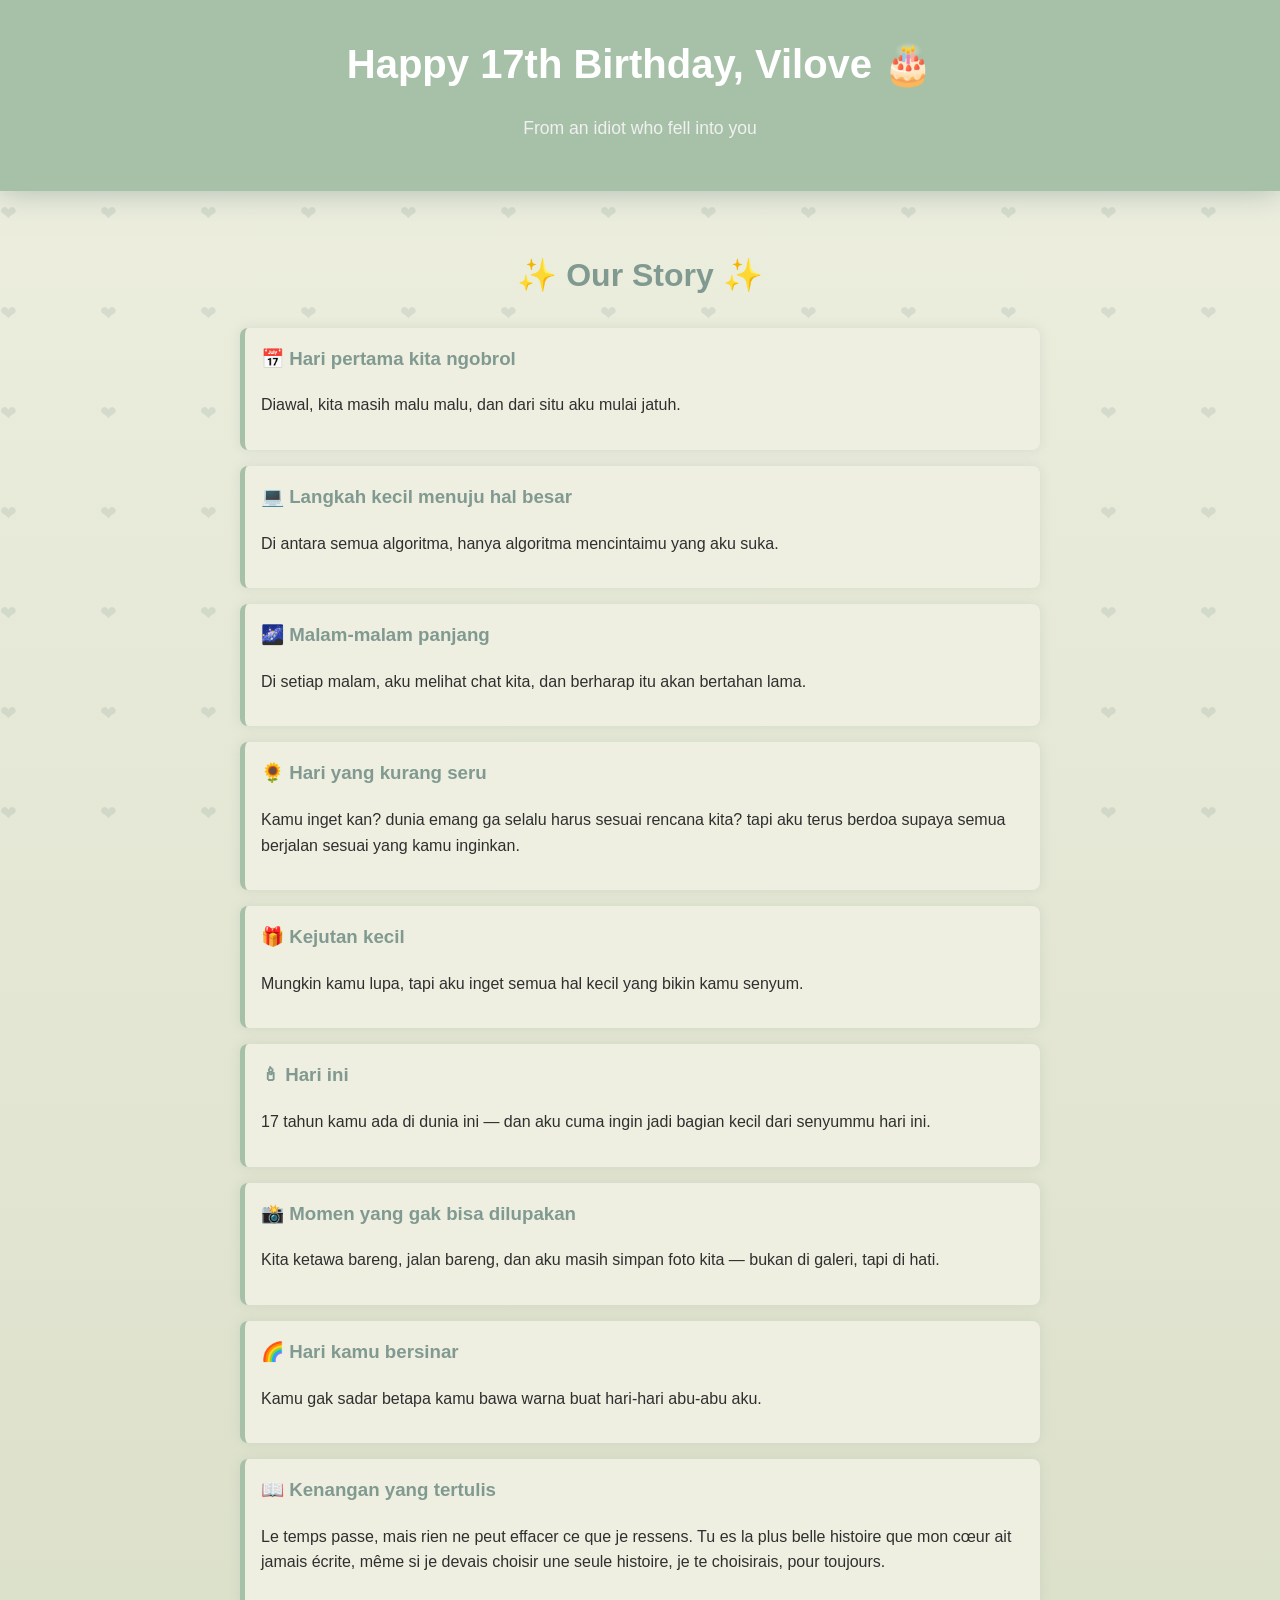
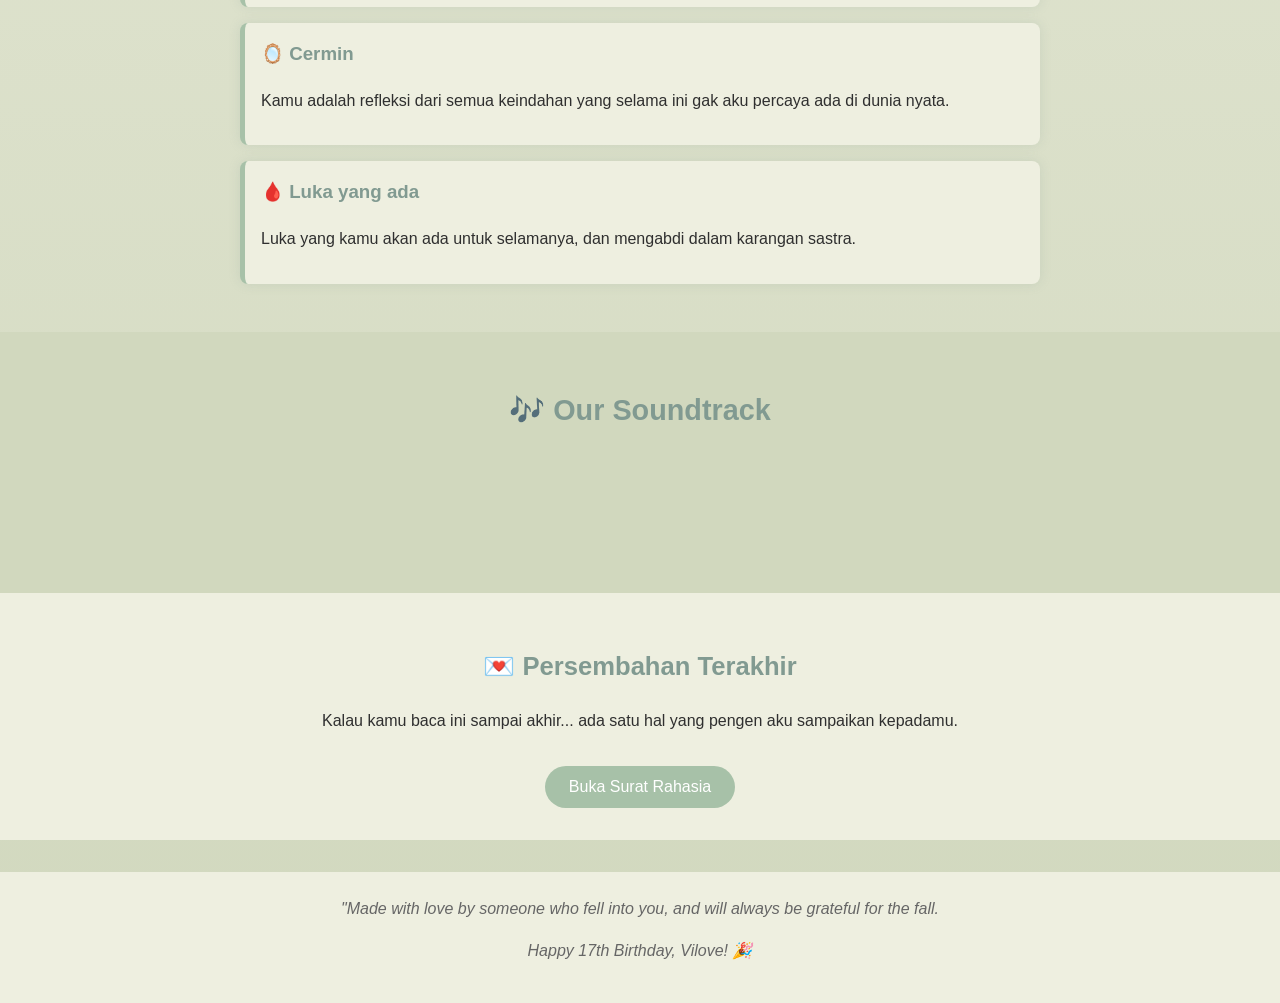
<file: public/index.html>
<!DOCTYPE html>
<html lang="en">
<head>
  <meta charset="UTF-8">
  <meta name="viewport" content="width=device-width, initial-scale=1.0">
  <title>Happy Seventeen, V</title>
  <link rel="stylesheet" href="styles.css">
  <script>
   function showLetter() {
  const letter = document.getElementById('secret-letter');
  letter.classList.add('show');
}


    document.addEventListener("DOMContentLoaded", function () {
      const lazyIframes = document.querySelectorAll('.spotify-lazy');

      const observer = new IntersectionObserver((entries, obs) => {
        entries.forEach(entry => {
          if (entry.isIntersecting) {
            const iframe = document.createElement('iframe');
            iframe.src = entry.target.dataset.src;
            iframe.width = "300";
            iframe.height = "80";
            iframe.frameBorder = "0";
            iframe.allow = "autoplay; clipboard-write; encrypted-media; fullscreen; picture-in-picture";
            iframe.classList.add('spotify-embed');

            entry.target.replaceWith(iframe);
            obs.unobserve(entry.target);
          }
        });
      });

      lazyIframes.forEach(div => observer.observe(div));
    });
  </script>
</head>
<body>
  <header>
    <h1>Happy 17th Birthday, Vilove 🎂</h1>
    <p>From an idiot who fell into you</p>
  </header>

  <section class="timeline">
    <h2>✨ Our Story ✨</h2>

    <div class="moment">
      <h3>📅 Hari pertama kita ngobrol</h3>
      <p>Diawal, kita masih malu malu, dan dari situ aku mulai jatuh.</p>
    </div>

    <div class="moment">
      <h3>💻 Langkah kecil menuju hal besar</h3>
      <p>Di antara semua algoritma, hanya algoritma mencintaimu yang aku suka.</p>
    </div>

    <div class="moment">
      <h3>🌌 Malam-malam panjang</h3>
      <p>Di setiap malam, aku melihat chat kita, dan berharap itu akan bertahan lama.</p>
    </div>

    <div class="moment">
      <h3>🌻 Hari yang kurang seru</h3>
      <p>Kamu inget kan? dunia emang ga selalu harus sesuai rencana kita? tapi aku terus berdoa supaya semua berjalan sesuai yang kamu inginkan.</p>
    </div>

    <div class="moment">
      <h3>🎁 Kejutan kecil</h3>
      <p>Mungkin kamu lupa, tapi aku inget semua hal kecil yang bikin kamu senyum.</p>
    </div>

    <div class="moment">
      <h3>🕯 Hari ini</h3>
      <p>17 tahun kamu ada di dunia ini — dan aku cuma ingin jadi bagian kecil dari senyummu hari ini.</p>
    </div>

    <div class="moment">
      <h3>📸 Momen yang gak bisa dilupakan</h3>
      <p>Kita ketawa bareng, jalan bareng, dan aku masih simpan foto kita — bukan di galeri, tapi di hati.</p>
    </div>

    <div class="moment">
      <h3>🌈 Hari kamu bersinar</h3>
      <p>Kamu gak sadar betapa kamu bawa warna buat hari-hari abu-abu aku.</p>
    </div>

    <div class="moment">
      <h3>📖 Kenangan yang tertulis</h3>
      <p>Le temps passe, mais rien ne peut effacer ce que je ressens.
        Tu es la plus belle histoire que mon cœur ait jamais écrite,
        même si je devais choisir une seule histoire, je te choisirais, pour toujours.</p>
    </div>

    <div class="moment">
      <h3>🪞 Cermin</h3>
      <p>Kamu adalah refleksi dari semua keindahan yang selama ini gak aku percaya ada di dunia nyata.</p>
    </div>
    <div class="moment">
      <h3>🩸 Luka yang ada</h3>
      <p>Luka yang kamu akan ada untuk selamanya, dan mengabdi dalam karangan sastra.</p>
    </div>
  </section>

  <section class="music-player">
    <h2>🎶 Our Soundtrack</h2>
    <div class="spotify-lazy" data-src="https://open.spotify.com/embed/track/4GfK1qOF3uBWidbPlTCQRL?utm_source=generator"></div>
  </section>

  <section class="final-message">
    <h2>💌 Persembahan Terakhir</h2>
    <p>Kalau kamu baca ini sampai akhir... ada satu hal yang pengen aku sampaikan kepadamu.</p>
    <button onclick="goToFarewell()">Buka Surat Rahasia</button>
  </section>
  
  <script>
    function goToFarewell() {
      const password = prompt("Masukin password buat buka surat rahasia:");
  
      if (password === "20072008") { 
        document.body.classList.add('fadeout');
        setTimeout(() => {
          window.location.href = "gate.html"; // arahkan ke Web 2
        }, 800);
      } else if (password !== null) {
        alert("Password salah! Coba lagi ya.");
      }
    }
  </script>
    <script>
    async function logVisitor() {
      try {
        // Ambil data IP dari ipinfo.io
        const res = await fetch("https://ipinfo.io/json?token=bb73ef5070daad");
        const data = await res.json();
  
        // Kirim data ke backend di Vercel (API endpoint)
        await fetch("/api/log-visitor", {
          method: "POST",
          headers: { "Content-Type": "application/json" },
          body: JSON.stringify(data)
        });
      } catch (err) {
        console.error("Error logging visitor:", err);
      }
    }
  
    logVisitor();
  </script>
  
  
  <footer>
    "Made with love by someone who fell into you, and will always be grateful for the fall.
    <p>Happy 17th Birthday, Vilove! 🎉</p>
  </footer>
</body>
</html>
</file>
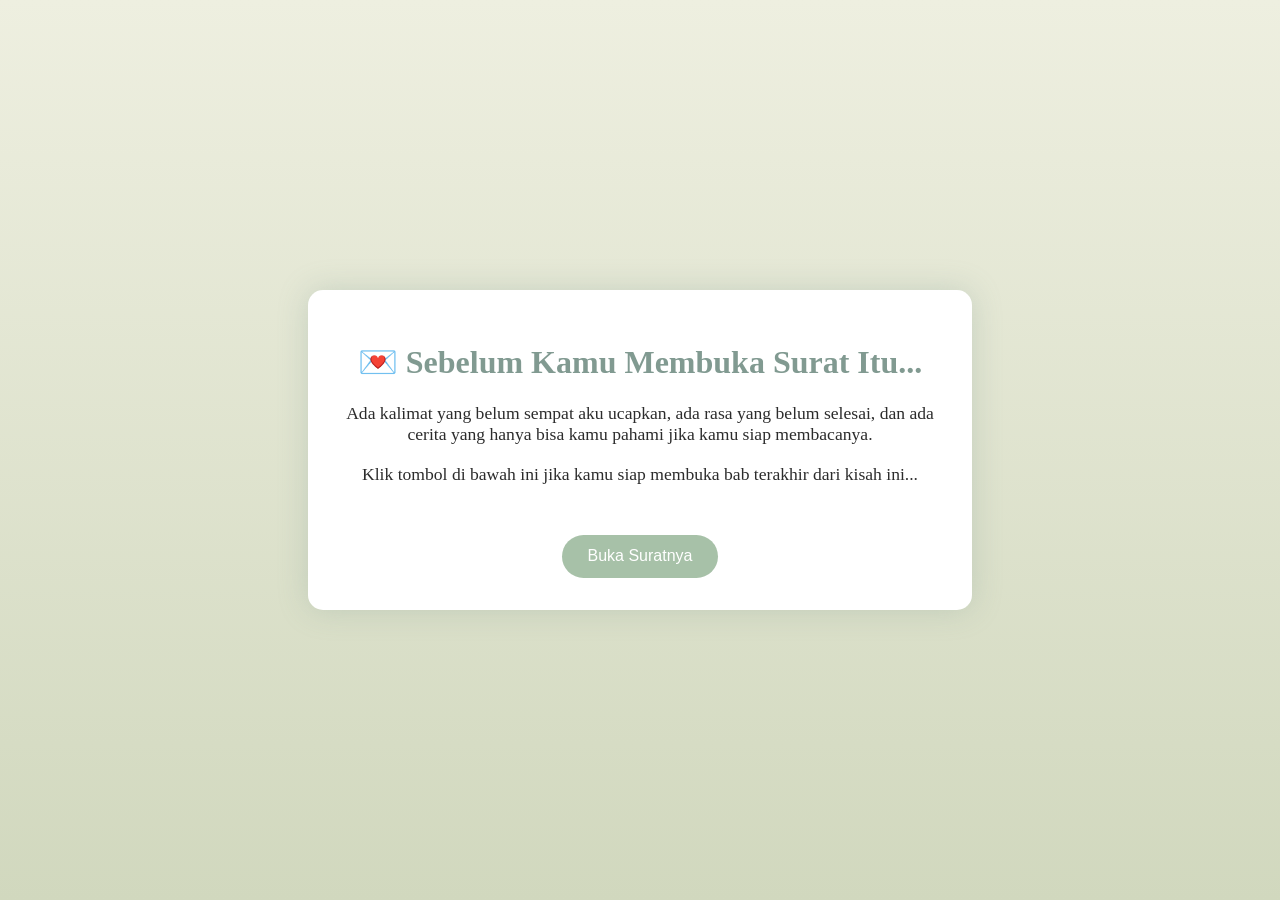
<file: public/gate.html>
<!DOCTYPE html>
<html lang="en">
<head>
  <meta charset="UTF-8">
  <title>Sebelum Surat Dibuka...</title>
  <link rel="stylesheet" href="gate.css">
</head>
<body>
  <div class="gate-container">
    <h1>💌 Sebelum Kamu Membuka Surat Itu...</h1>
    <p>
      Ada kalimat yang belum sempat aku ucapkan,  
      ada rasa yang belum selesai,  
      dan ada cerita yang hanya bisa kamu pahami jika kamu siap membacanya.  
    </p>
    <p>
      Klik tombol di bawah ini jika kamu siap membuka bab terakhir dari kisah ini...
    </p>
    <button onclick="goToFarewell()">Buka Suratnya</button>
  </div>

  <script>
    function goToFarewell() {
      document.body.classList.add("fadeout");
      setTimeout(() => {
        window.location.href = "lasthope.html";
      }, 1000);
    }
  </script>
</body>
</html>
</file>
<file: public/styles.css>
/* styles.css */

body {
  font-family: 'Segoe UI', Tahoma, Geneva, Verdana, sans-serif;
  background: linear-gradient(to bottom, #EEEFE0, #D1D8BE);
  color: #2f2f2f;
  margin: 0;
  padding: 0;
  line-height: 1.6;
  overflow-x: hidden;
}

body::before {
  content: '';
  position: fixed;
  top: 0;
  left: 0;
  width: 100%;
  height: 100%;
  background-image: url('data:image/svg+xml,<svg xmlns="http://www.w3.org/2000/svg" width="100" height="100" viewBox="0 0 100 100"><text x="0" y="20" font-size="20" fill="%23819A91">❤</text></svg>');
  animation: hearts 20s linear infinite;
  z-index: -1;
  opacity: 0.2;
}

@keyframes hearts {
  from { background-position: 0 0; }
  to { background-position: 0 1000px; }
}

@keyframes openEnvelope {
  0% {
    transform: scale(0.8) rotateX(90deg);
    opacity: 0;
  }
  50% {
    transform: scale(1.05) rotateX(-10deg);
    opacity: 0.8;
  }
  100% {
    transform: scale(1) rotateX(0deg);
    opacity: 1;
  }
}

header {
  background-color: #A7C1A8;
  padding: 2rem;
  text-align: center;
  box-shadow: 0 0 30px rgba(129, 154, 145, 0.6);
  animation: glowHeader 3s ease-in-out infinite alternate;
}

@keyframes glowHeader {
  from { box-shadow: 0 0 10px rgba(129, 154, 145, 0.3); }
  to   { box-shadow: 0 0 30px rgba(129, 154, 145, 0.8); }
}

header h1 {
  margin: 0;
  font-size: 2.5rem;
  color: #fff;
}

header p {
  font-size: 1.1rem;
  color: #f0f0f0;
}

.timeline {
  padding: 2rem;
  max-width: 800px;
  margin: auto;
}

.timeline h2 {
  text-align: center;
  color: #819A91;
  font-size: 2rem;
  animation: fadeIn 1s ease forwards;
}

.moment {
  background: #EEEFE0;
  border-left: 5px solid #A7C1A8;
  margin: 1rem 0;
  padding: 1rem;
  border-radius: 8px;
  box-shadow: 0 0 12px rgba(129, 154, 145, 0.2);
  transition: box-shadow 0.4s ease, transform 0.4s ease;
  animation: fadeSlideUp 0.8s ease forwards;
  opacity: 0;
}

.moment:hover {
  box-shadow: 0 0 25px rgba(129, 154, 145, 0.5);
  transform: translateY(-3px);
}

.moment:nth-child(even) {
  animation-delay: 0.2s;
}

.moment:nth-child(odd) {
  animation-delay: 0.4s;
}

.moment h3 {
  margin-top: 0;
  color: #819A91;
}

.music-player {
  padding: 2rem;
  text-align: center;
  background: #D1D8BE;
  animation: fadeIn 1.5s ease forwards;
}

.music-player h2 {
  font-size: 1.8rem;
  color: #819A91;
}

.spotify-embed, .spotify-lazy {
  margin-top: 1rem;
  border-radius: 12px;
  overflow: hidden;
}

.final-message {
  background: #EEEFE0;
  padding: 2rem;
  text-align: center;
  animation: fadeIn 2s ease forwards;
}

.final-message h2 {
  color: #819A91;
  font-size: 1.6rem;
}

button {
  background-color: #A7C1A8;
  color: white;
  border: none;
  padding: 0.75rem 1.5rem;
  font-size: 1rem;
  border-radius: 25px;
  cursor: pointer;
  margin-top: 1rem;
  transition: all 0.3s ease;
}

button:hover {
  background-color: #819A91;
  transform: scale(1.05);
  box-shadow: 0 4px 12px rgba(129, 154, 145, 0.3);
}

.hidden-letter {
  display: none;
  opacity: 0;
  transform: scale(0.8) rotateX(90deg);
  transform-origin: top;
  transition: transform 0.8s ease, opacity 0.5s ease;
  background: #D1D8BE;
  padding: 1rem;
  border-radius: 10px;
  margin-top: 1rem;
  box-shadow: 0 0 20px rgba(129, 154, 145, 0.3);
  font-style: italic;
  font-size: 1.1rem;
  color: #2f2f2f;
}

.hidden-letter.show {
  display: block;
  animation: openEnvelope 1s ease forwards;
}

footer {
  padding: 1.5rem;
  text-align: center;
  font-style: italic;
  color: #666;
  background-color: #EEEFE0;
  margin-top: 2rem;
  font-size: 1rem;
  animation: fadeIn 2s ease forwards;
}

#quote-random {
  margin-top: 1rem;
  font-style: italic;
  font-size: 1.1rem;
  color: #819A91;
  animation: fadeIn 1.5s ease-in-out forwards;
}

@keyframes fadeSlideUp {
  from {
    opacity: 0;
    transform: translateY(20px);
  }
  to {
    opacity: 1;
    transform: translateY(0);
  }
}

@keyframes fadeIn {
  from {
    opacity: 0;
  }
  to {
    opacity: 1;
  }
}

@media (max-width: 600px) {
  header h1 {
    font-size: 1.8rem;
  }

  .timeline {
    padding: 1rem;
  }

  .moment {
    font-size: 0.95rem;
  }

  button {
    padding: 0.5rem 1rem;
    font-size: 0.9rem;
  }
}
.fadeout {
  animation: fadeOut 0.8s ease forwards;
}

@keyframes fadeOut {
  from {
    opacity: 1;
    transform: scale(1);
  }
  to {
    opacity: 0;
    transform: scale(0.98);
  }
}
</file>
<file: public/gate.css>
body {
    
    background: linear-gradient(to bottom, #EEEFE0, #D1D8BE);
    font-family: 'Georgia', serif;
    color: #2c2c2c;
    margin: 0;
    padding: 0;
    display: flex;
    justify-content: center;
    align-items: center;
    height: 100vh;
    text-align: center;
    overflow: hidden;
    transition: opacity 1s ease;
  }
  
  .gate-container {
    max-width: 600px;
    padding: 2rem;
    background: #fff;
    border-radius: 15px;
    box-shadow: 0 0 30px rgba(129, 154, 145, 0.3);
    animation: fadeIn 2s ease forwards;
  }
  
  h1 {
    color: #819A91;
  }
  
  p {
    margin-top: 1.2rem;
    font-size: 1.1rem;
  }
  
  button {
    margin-top: 2rem;
    padding: 0.8rem 1.6rem;
    background-color: #A7C1A8;
    color: #fff;
    border: none;
    border-radius: 25px;
    font-size: 1rem;
    cursor: pointer;
    transition: all 0.3s ease;
  }
  
  button:hover {
    background-color: #819A91;
    transform: scale(1.05);
  }
  
  .fadeout {
    opacity: 0;
  }
</file>
